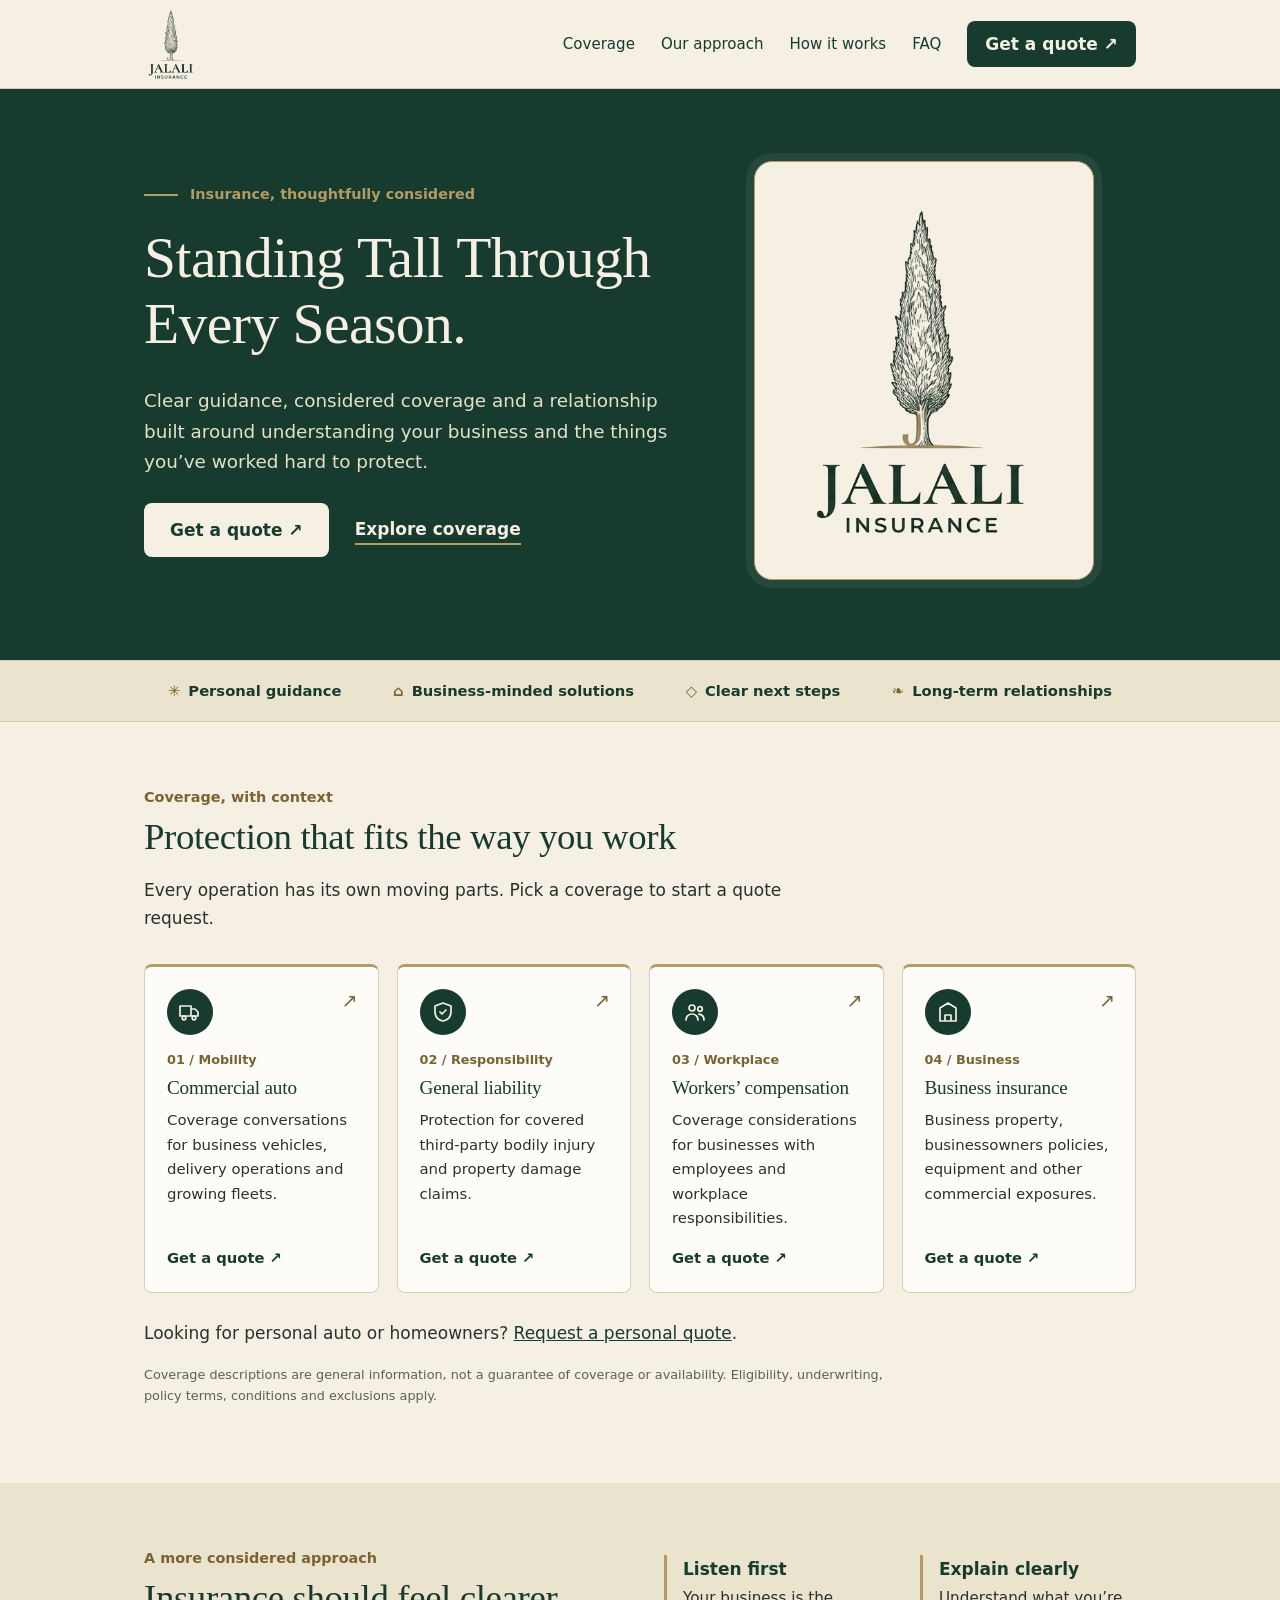
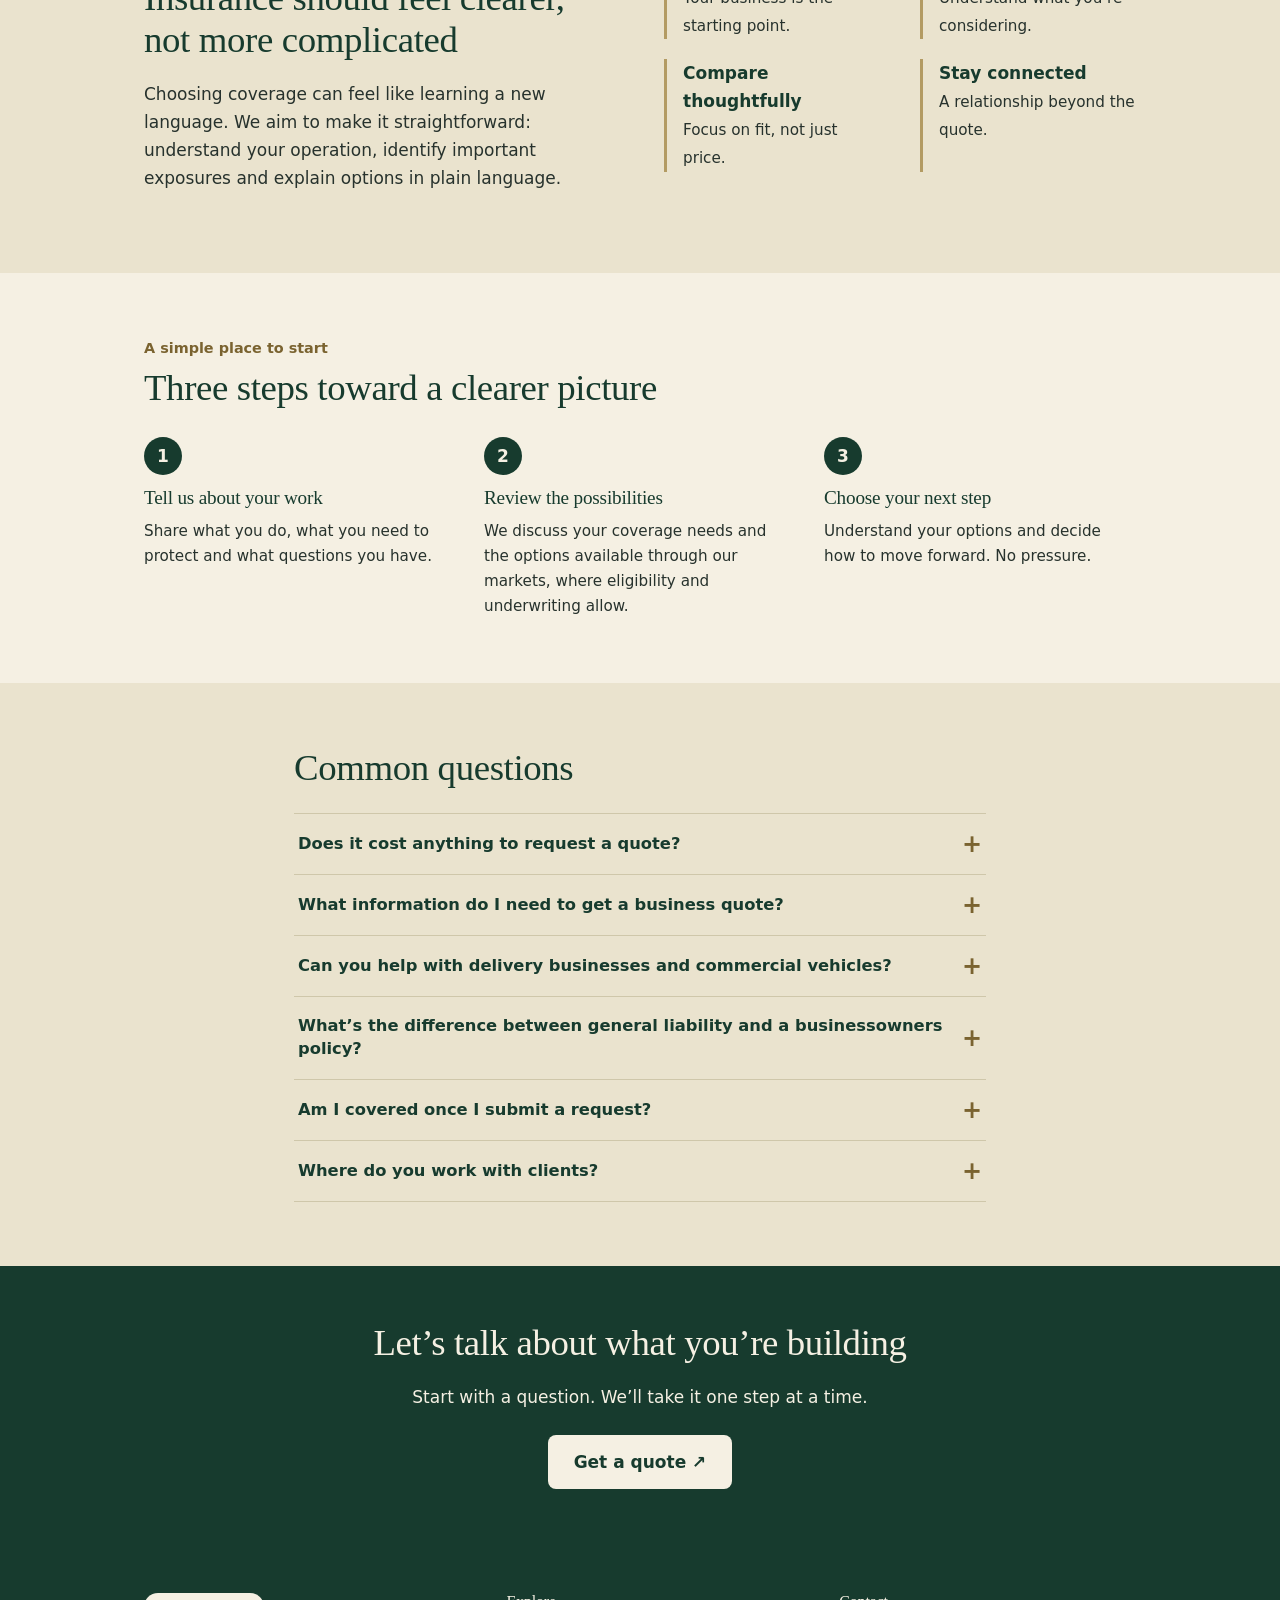
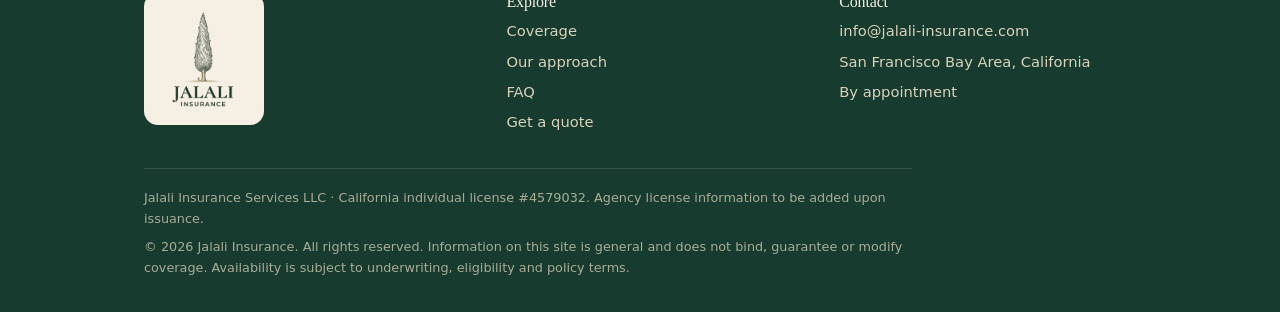
<file: final product/index.html>
<!doctype html><html lang="en"><head><meta charset="utf-8"><meta name="viewport" content="width=device-width,initial-scale=1"><title>Jalali Insurance | Standing Tall Through Every Season</title><meta name="description" content="Clear, personal insurance guidance for Bay Area businesses: commercial auto, general liability, workers’ compensation and business insurance."><meta name="theme-color" content="#173b2e"><link rel="icon" href="assets/tree.png"><link rel="stylesheet" href="styles.css"></head><body style="margin:0;background:#F5F0E3"><div class="jal"><header class="header"><div class="wrap bar"><a class="brand" href="#home" aria-label="Jalali Insurance home"><img src="assets/logo.png" alt="Jalali Insurance"></a>
<button class="menu" aria-expanded="false" aria-controls="nav">Menu</button>
<nav id="nav" aria-label="Main"><a href="#coverage">Coverage</a><a href="#approach">Our approach</a><a href="#process">How it works</a><a href="#faq">FAQ</a><a class="btn" href="quote.html">Get a quote ↗</a></nav></div></header><main>
<section class="hero" id="home"><div class="wrap hero-grid">
<div><p class="eyebrow">Insurance, thoughtfully considered</p><h1>Standing Tall Through Every Season.</h1>
<p class="lead">Clear guidance, considered coverage and a relationship built around understanding your business and the things you’ve worked hard to protect.</p>
<div class="actions"><a class="btn light" href="quote.html">Get a quote ↗</a><a class="link" href="#coverage">Explore coverage</a></div></div>
<div class="hero-panel"><img class="hero-logo" src="assets/logo.png" alt="Jalali Insurance logo: a cypress tree above the name"></div></div></section>
<div class="strip"><div class="wrap"><ul><li><span>✳</span>Personal guidance</li><li><span>⌂</span>Business-minded solutions</li><li><span>◇</span>Clear next steps</li><li><span>❧</span>Long-term relationships</li></ul></div></div>
<section class="sec" id="coverage"><div class="wrap">
<p class="tag" style="font-size:.9rem">Coverage, with context</p><h2>Protection that fits the way you work</h2>
<p class="sub">Every operation has its own moving parts. Pick a coverage to start a quote request.</p>
<div class="grid4"><a class="card" data-cov="commercial-auto" href="quote.html?coverage=commercial-auto"><span class="arrow">↗</span><span class="ico"><svg viewBox="0 0 24 24" width="24" height="24" fill="none" stroke="currentColor" stroke-width="1.7" stroke-linecap="round" stroke-linejoin="round" aria-hidden="true"><path d="M2 6h11v10H2zM13 9h4l3 3v4h-7"/><circle cx="6" cy="18" r="1.8"/><circle cx="16" cy="18" r="1.8"/></svg></span><span class="tag">01 / Mobility</span><h3>Commercial auto</h3><p>Coverage conversations for business vehicles, delivery operations and growing fleets.</p><span class="go">Get a quote ↗</span></a><a class="card" data-cov="general-liability" href="quote.html?coverage=general-liability"><span class="arrow">↗</span><span class="ico"><svg viewBox="0 0 24 24" width="24" height="24" fill="none" stroke="currentColor" stroke-width="1.7" stroke-linecap="round" stroke-linejoin="round" aria-hidden="true"><path d="M12 3l8 3v6c0 5-3.5 8-8 9-4.5-1-8-4-8-9V6z"/><path d="M9 12l2 2 4-4"/></svg></span><span class="tag">02 / Responsibility</span><h3>General liability</h3><p>Protection for covered third-party bodily injury and property damage claims.</p><span class="go">Get a quote ↗</span></a><a class="card" data-cov="workers-comp" href="quote.html?coverage=workers-comp"><span class="arrow">↗</span><span class="ico"><svg viewBox="0 0 24 24" width="24" height="24" fill="none" stroke="currentColor" stroke-width="1.7" stroke-linecap="round" stroke-linejoin="round" aria-hidden="true"><circle cx="9" cy="8" r="3"/><path d="M3 20c0-3.5 2.7-6 6-6s6 2.5 6 6"/><circle cx="17" cy="9" r="2.3"/><path d="M16 14.2c3 .3 5 2.4 5 5.8"/></svg></span><span class="tag">03 / Workplace</span><h3>Workers’ compensation</h3><p>Coverage considerations for businesses with employees and workplace responsibilities.</p><span class="go">Get a quote ↗</span></a><a class="card" data-cov="business" href="quote.html?coverage=business"><span class="arrow">↗</span><span class="ico"><svg viewBox="0 0 24 24" width="24" height="24" fill="none" stroke="currentColor" stroke-width="1.7" stroke-linecap="round" stroke-linejoin="round" aria-hidden="true"><path d="M4 21V8l8-5 8 5v13zM9 21v-6h6v6"/></svg></span><span class="tag">04 / Business</span><h3>Business insurance</h3><p>Business property, businessowners policies, equipment and other commercial exposures.</p><span class="go">Get a quote ↗</span></a></div>
<p class="note">Looking for personal auto or homeowners? <a href="quote.html">Request a personal quote</a>.</p>
<p class="fine">Coverage descriptions are general information, not a guarantee of coverage or availability. Eligibility, underwriting, policy terms, conditions and exclusions apply.</p>
</div></section>
<section class="sec alt" id="approach"><div class="wrap split">
<div><p class="tag" style="font-size:.9rem">A more considered approach</p><h2>Insurance should feel clearer, not more complicated</h2>
<p>Choosing coverage can feel like learning a new language. We aim to make it straightforward: understand your operation, identify important exposures and explain options in plain language.</p></div>
<div class="principles"><div><strong>Listen first</strong><span>Your business is the starting point.</span></div><div><strong>Explain clearly</strong><span>Understand what you’re considering.</span></div><div><strong>Compare thoughtfully</strong><span>Focus on fit, not just price.</span></div><div><strong>Stay connected</strong><span>A relationship beyond the quote.</span></div></div>
</div></section>
<section class="sec" id="process"><div class="wrap">
<p class="tag" style="font-size:.9rem">A simple place to start</p><h2>Three steps toward a clearer picture</h2>
<ol class="steps">
<li><span>1</span><h3>Tell us about your work</h3><p>Share what you do, what you need to protect and what questions you have.</p></li>
<li><span>2</span><h3>Review the possibilities</h3><p>We discuss your coverage needs and the options available through our markets, where eligibility and underwriting allow.</p></li>
<li><span>3</span><h3>Choose your next step</h3><p>Understand your options and decide how to move forward. No pressure.</p></li></ol>
</div></section>
<section class="sec alt" id="faq"><div class="wrap narrow">
<h2>Common questions</h2>
<div class="faq">
<div class="faq-item"><button class="faq-q" aria-expanded="false">Does it cost anything to request a quote?</button><div class="faq-a"><div><p>No. Requesting a quote is free and doesn’t obligate you. Insurance agencies are typically paid by the insurance company, and we’re glad to explain how we’re compensated.</p></div></div></div>
<div class="faq-item"><button class="faq-q" aria-expanded="false">What information do I need to get a business quote?</button><div class="faq-a"><div><p>Usually your business type and operations, number of employees and payroll, the vehicles you use, and recent claims history. If you don’t have everything, start with what you know and we’ll help with the rest.</p></div></div></div>
<div class="faq-item"><button class="faq-q" aria-expanded="false">Can you help with delivery businesses and commercial vehicles?</button><div class="faq-a"><div><p>Yes. Commercial auto and related coverage for delivery operations is one of our main focus areas. Availability and pricing depend on your vehicles, drivers and the insurance company’s underwriting.</p></div></div></div>
<div class="faq-item"><button class="faq-q" aria-expanded="false">What’s the difference between general liability and a businessowners policy?</button><div class="faq-a"><div><p>General liability covers certain third-party injury and property damage claims. A businessowners policy (BOP) typically bundles general liability with commercial property coverage. We’ll walk through which fits your business.</p></div></div></div>
<div class="faq-item"><button class="faq-q" aria-expanded="false">Am I covered once I submit a request?</button><div class="faq-a"><div><p>No. A quote request doesn’t bind or change coverage. You’re covered only after a policy is issued or coverage is confirmed to you in writing.</p></div></div></div>
<div class="faq-item"><button class="faq-q" aria-expanded="false">Where do you work with clients?</button><div class="faq-a"><div><p>We serve the San Francisco Bay Area, California, by phone, video or in person by appointment.</p></div></div></div>
</div></div></section>
<section class="cta"><div class="wrap"><h2>Let’s talk about what you’re building</h2><p>Start with a question. We’ll take it one step at a time.</p><a class="btn light" href="quote.html">Get a quote ↗</a></div></section>
</main>
<footer class="foot"><div class="wrap"><div class="foot-grid">
<div><div class="logo-panel"><img src="assets/logo.png" alt="Jalali Insurance"></div></div>
<div><h3>Explore</h3><a href="#coverage">Coverage</a><a href="#approach">Our approach</a><a href="#faq">FAQ</a><a href="quote.html">Get a quote</a></div>
<div><h3>Contact</h3><p><a href="mailto:info@jalali-insurance.com">info@jalali-insurance.com</a></p><p>San Francisco Bay Area, California</p><p>By appointment</p></div>
</div>
<div class="legal fine"><p>Jalali Insurance Services LLC · California individual license #4579032. Agency license information to be added upon issuance.</p>
<p>© <span class="yr">2026</span> Jalali Insurance. All rights reserved. Information on this site is general and does not bind, guarantee or modify coverage. Availability is subject to underwriting, eligibility and policy terms.</p></div></div></footer>
</div><script src="script.js"></script></body></html>
</file>
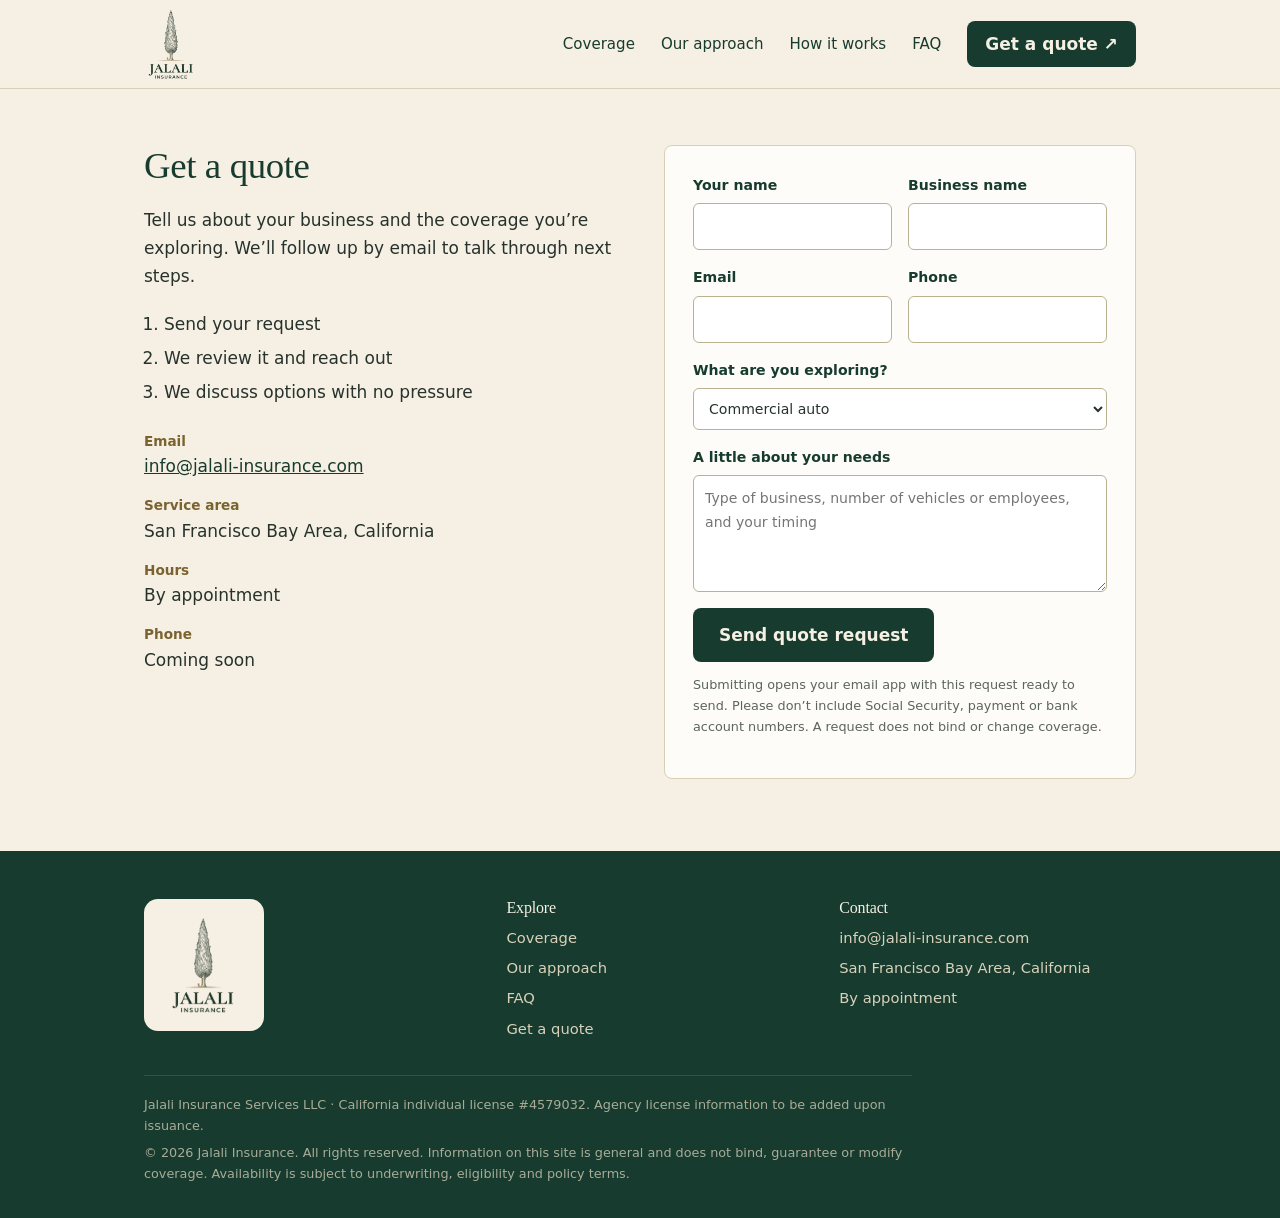
<file: final product/quote.html>
<!doctype html><html lang="en"><head><meta charset="utf-8"><meta name="viewport" content="width=device-width,initial-scale=1"><title>Get a Quote | Jalali Insurance</title><meta name="description" content="Request an insurance quote from Jalali Insurance for your Bay Area business."><meta name="theme-color" content="#173b2e"><link rel="icon" href="assets/tree.png"><link rel="stylesheet" href="styles.css"></head><body style="margin:0;background:#F5F0E3"><div class="jal"><header class="header"><div class="wrap bar"><a class="brand" href="index.html" aria-label="Jalali Insurance home"><img src="assets/logo.png" alt="Jalali Insurance"></a>
<button class="menu" aria-expanded="false" aria-controls="nav">Menu</button>
<nav id="nav" aria-label="Main"><a href="index.html#coverage">Coverage</a><a href="index.html#approach">Our approach</a><a href="index.html#process">How it works</a><a href="index.html#faq">FAQ</a><a class="btn" href="quote.html">Get a quote ↗</a></nav></div></header><main>
<section class="quote" id="quote"><div class="wrap split">
<div class="info"><h2>Get a quote</h2>
<p>Tell us about your business and the coverage you’re exploring. We’ll follow up by email to talk through next steps.</p>
<ol class="next"><li>Send your request</li><li>We review it and reach out</li><li>We discuss options with no pressure</li></ol>
<dl><dt>Email</dt><dd><a href="mailto:info@jalali-insurance.com">info@jalali-insurance.com</a></dd><dt>Service area</dt><dd>San Francisco Bay Area, California</dd><dt>Hours</dt><dd>By appointment</dd><dt>Phone</dt><dd>Coming soon</dd></dl></div>
<form class="form" id="quote-form">
<label>Your name<input name="name" required autocomplete="name"></label>
<label>Business name<input name="business" autocomplete="organization"></label>
<label>Email<input name="email" type="email" required autocomplete="email"></label>
<label>Phone<input name="phone" type="tel" autocomplete="tel"></label>
<label class="full">What are you exploring?<select name="coverage" id="coverage-select"><option value="commercial-auto">Commercial auto</option><option value="general-liability">General liability</option><option value="workers-comp">Workers’ compensation</option><option value="business">Business insurance / BOP</option><option value="multiple">Multiple coverages</option><option value="personal">Personal auto or homeowners</option><option value="unsure">Not sure yet</option></select></label>
<label class="full">A little about your needs<textarea name="needs" rows="4" placeholder="Type of business, number of vehicles or employees, and your timing"></textarea></label>
<div class="full"><button class="btn" type="submit">Send quote request</button>
<p class="fine" style="margin-top:12px">Submitting opens your email app with this request ready to send. Please don’t include Social Security, payment or bank account numbers. A request does not bind or change coverage.</p></div>
</form></div></section>
</main>
<footer class="foot"><div class="wrap"><div class="foot-grid">
<div><div class="logo-panel"><img src="assets/logo.png" alt="Jalali Insurance"></div></div>
<div><h3>Explore</h3><a href="index.html#coverage">Coverage</a><a href="index.html#approach">Our approach</a><a href="index.html#faq">FAQ</a><a href="quote.html">Get a quote</a></div>
<div><h3>Contact</h3><p><a href="mailto:info@jalali-insurance.com">info@jalali-insurance.com</a></p><p>San Francisco Bay Area, California</p><p>By appointment</p></div>
</div>
<div class="legal fine"><p>Jalali Insurance Services LLC · California individual license #4579032. Agency license information to be added upon issuance.</p>
<p>© <span class="yr">2026</span> Jalali Insurance. All rights reserved. Information on this site is general and does not bind, guarantee or modify coverage. Availability is subject to underwriting, eligibility and policy terms.</p></div></div></footer>
</div><script src="script.js"></script></body></html>
</file>
<file: final product/styles.css>
.jal{--g:#173b2e;--g2:#0e2a20;--c:#F5F0E3;--c2:#EAE3CE;--b:#B39B63;--bd:#7a6330;--t:#27322d;--r:8px;
background:var(--c);color:var(--t);font:17px/1.65 Montserrat,"Segoe UI",system-ui,sans-serif;-webkit-font-smoothing:antialiased}
.jal *{box-sizing:border-box}
.jal h1,.jal h2,.jal h3{font-family:Georgia,"Times New Roman",serif;color:var(--g);line-height:1.15;margin:0 0 .5em;font-weight:500;letter-spacing:-.01em}
.jal h1{font-size:clamp(2.3rem,5vw,3.6rem)}.jal h2{font-size:clamp(1.7rem,3.2vw,2.3rem)}.jal h3{font-size:1.2rem}
.jal p{margin:0 0 1em}.jal a{color:var(--g)}
.jal .wrap{max-width:1040px;margin:0 auto;padding:0 24px}.jal .narrow{max-width:740px}
.jal section{scroll-margin-top:96px}
.jal .btn{display:inline-block;background:var(--g);color:var(--c);padding:13px 26px;border-radius:var(--r);text-decoration:none;border:0;font:inherit;font-weight:600;cursor:pointer;transition:background .2s}
.jal .btn:hover{background:var(--g2);color:var(--c)}
.jal .btn.light{background:var(--c);color:var(--g)}.jal .btn.light:hover{background:#fff;color:var(--g)}
.jal .link{font-weight:600;text-decoration:none;border-bottom:2px solid var(--b)}
.jal :focus-visible{outline:3px solid var(--b);outline-offset:2px}
.jal .hero{padding:72px 0 80px;background:var(--g);color:#e6dfca}.jal .hero h1{color:var(--c)}.jal .hero .link{color:var(--c)}.jal .eyebrow{display:flex;align-items:center;gap:12px;color:var(--b);font-weight:600;font-size:.9rem;margin-bottom:18px}.jal .eyebrow::before{content:"";width:34px;height:2px;background:var(--b)}.jal .hero-panel{background:var(--c);border:1px solid var(--b);border-radius:18px;padding:30px 24px;justify-self:center;width:100%;max-width:340px;box-shadow:0 0 0 8px #ffffff10}
.jal .hero-grid{display:grid;grid-template-columns:1.25fr 1fr;gap:40px;align-items:center}
.jal .hero .lead{font-size:1.15rem;max-width:32em}
.jal .actions{display:flex;gap:26px;align-items:center;flex-wrap:wrap;margin-top:26px}
.jal .hero-logo{width:100%;max-width:260px;margin:0 auto;display:block}
.jal .strip{border-top:1px solid #d8d0b6;border-bottom:1px solid #d8d0b6;background:var(--c2)}
.jal .strip ul{list-style:none;margin:0;padding:18px 24px;display:flex;justify-content:space-between;gap:12px 24px;flex-wrap:wrap;font-size:.92rem;color:var(--g);font-weight:600}.jal .strip li span{color:var(--bd);margin-right:8px}
.jal .sec{padding:64px 0}.jal .alt{background:var(--c2)}
.jal .sub{max-width:38em;margin-bottom:32px}
.jal .grid4{display:grid;grid-template-columns:repeat(4,1fr);gap:18px}
.jal .card{position:relative;display:flex;flex-direction:column;background:#fffc;border:1px solid #d8d0b6;border-top:3px solid var(--b);border-radius:var(--r);padding:22px;text-decoration:none;color:var(--t);transition:border-color .2s,transform .2s}
.jal .card:hover{border-color:var(--g);transform:translateY(-2px)}
.jal .tag{font-size:.8rem;color:var(--bd);font-weight:600;margin-bottom:6px}
.jal .card p{font-size:.93rem;flex:1}.jal .ico{display:grid;place-items:center;width:46px;height:46px;border-radius:50%;background:var(--g);color:var(--c);margin-bottom:14px}.jal .card:hover .ico{background:var(--bd)}.jal .arrow{position:absolute;top:18px;right:20px;font-size:1.2rem;color:var(--bd)}.jal .go{font-weight:600;color:var(--g);font-size:.92rem}
.jal .note{margin-top:26px}.jal .fine{font-size:.8rem;opacity:.75;max-width:60em}
.jal .principles{display:grid;grid-template-columns:1fr 1fr;gap:20px 40px;margin-top:8px}
.jal .principles div{border-left:3px solid var(--b);padding-left:16px}
.jal .principles strong{display:block;color:var(--g)}.jal .principles span{font-size:.95rem}
.jal .split{display:grid;grid-template-columns:1fr 1fr;gap:48px;align-items:start}
.jal .steps{list-style:none;display:grid;grid-template-columns:repeat(3,1fr);gap:28px;padding:0;margin:28px 0 0}
.jal .steps span{display:grid;place-items:center;width:38px;height:38px;border-radius:50%;background:var(--g);color:var(--c);font-weight:600;margin-bottom:12px}
.jal .steps p{margin:0;font-size:.95rem}
.jal .faq{border-top:1px solid #cfc7aa;margin-top:24px}
.jal .faq-item{border-bottom:1px solid #cfc7aa}
.jal .faq-q{all:unset;box-sizing:border-box;width:100%;display:flex;justify-content:space-between;align-items:center;gap:16px;padding:18px 4px;cursor:pointer;font-weight:600;color:var(--g);font-size:1.02rem;line-height:1.4}
.jal .faq-q:focus-visible{outline:3px solid var(--b)}
.jal .faq-q::after{content:"+";font-size:1.5rem;line-height:1;color:var(--bd);transition:transform .25s}
.jal .faq-q[aria-expanded=true]::after{transform:rotate(45deg)}
.jal .faq-a{display:grid;grid-template-rows:0fr;transition:grid-template-rows .3s ease}
.jal .faq-a>div{overflow:hidden}.jal .faq-a p{padding:0 4px 18px;margin:0;font-size:.97rem}
.jal .faq-q[aria-expanded=true]+.faq-a{grid-template-rows:1fr}
.jal .cta{background:var(--g);color:var(--c);padding:56px 0;text-align:center}
.jal .cta h2{color:var(--c)}.jal .cta p{max-width:34em;margin:0 auto 24px}
.jal .quote{padding:56px 0 72px}
.jal .form{background:#fffc;border:1px solid #d8d0b6;border-radius:var(--r);padding:28px;display:grid;gap:16px;grid-template-columns:1fr 1fr}
.jal .form .full{grid-column:1/-1}
.jal label{display:grid;gap:6px;font-size:.88rem;font-weight:600;color:var(--g)}
.jal input,.jal select,.jal textarea{font:inherit;font-weight:400;padding:11px;border:1px solid #b9b192;border-radius:6px;background:#fff;color:var(--t);width:100%}
.jal .info dl{margin:24px 0 0}.jal .info dt{color:var(--bd);font-weight:600;font-size:.85rem;margin-top:14px}.jal .info dd{margin:0}
.jal .next{margin:20px 0 0;padding-left:20px}.jal .next li{margin-bottom:6px}
.jal .header{position:sticky;top:0;z-index:20;background:var(--c);border-bottom:1px solid #d8d0b6}
.jal .bar{display:flex;align-items:center;justify-content:space-between;height:88px}
.jal .brand img{height:76px;width:auto;display:block}
.jal nav{display:flex;align-items:center;gap:26px}.jal nav a{text-decoration:none;font-size:.94rem;font-weight:500}
.jal nav a:not(.btn):hover{color:var(--bd)}.jal nav .btn{padding:9px 18px;color:var(--c)}
.jal .menu{display:none;background:none;border:1px solid var(--g);color:var(--g);padding:8px 14px;border-radius:var(--r);font:inherit}
.jal .foot{background:var(--g);color:#d9d2bb;padding:48px 0 28px}.jal .foot h3{color:var(--c)}.jal .foot a{color:#d9d2bb}.jal .foot a:hover{color:var(--b)}.jal .logo-panel{background:var(--c);border-radius:14px;padding:14px 22px;display:inline-block}
.jal .foot-grid{display:grid;grid-template-columns:1.1fr 1fr 1fr;gap:36px;font-size:.92rem}
.jal .foot img{height:104px;display:block}.jal .foot h3{font-size:1rem}
.jal .foot a{display:block;text-decoration:none;margin-bottom:6px}.jal .foot p{margin:0 0 6px}
.jal .legal{margin-top:28px;padding-top:18px;border-top:1px solid #ffffff2a}
@media(max-width:860px){
.jal .grid4{grid-template-columns:1fr 1fr}.jal .hero-grid,.jal .split,.jal .foot-grid{grid-template-columns:1fr}
.jal .steps{grid-template-columns:1fr}.jal .hero-panel{max-width:240px;order:-1;justify-self:start;padding:20px}}
@media(max-width:700px){
.jal .menu{display:block}
.jal nav{display:none;position:absolute;top:88px;left:0;right:0;background:var(--c);flex-direction:column;align-items:flex-start;padding:18px 24px;gap:14px;border-bottom:1px solid #d8d0b6}
.jal nav.open{display:flex}.jal .grid4,.jal .principles,.jal .form{grid-template-columns:1fr}.jal .sec{padding:48px 0}.jal .strip ul{justify-content:flex-start}}
@media(prefers-reduced-motion:reduce){.jal *{transition:none!important}}
html{scroll-behavior:smooth}@media(prefers-reduced-motion:reduce){html{scroll-behavior:auto}}
</file>
